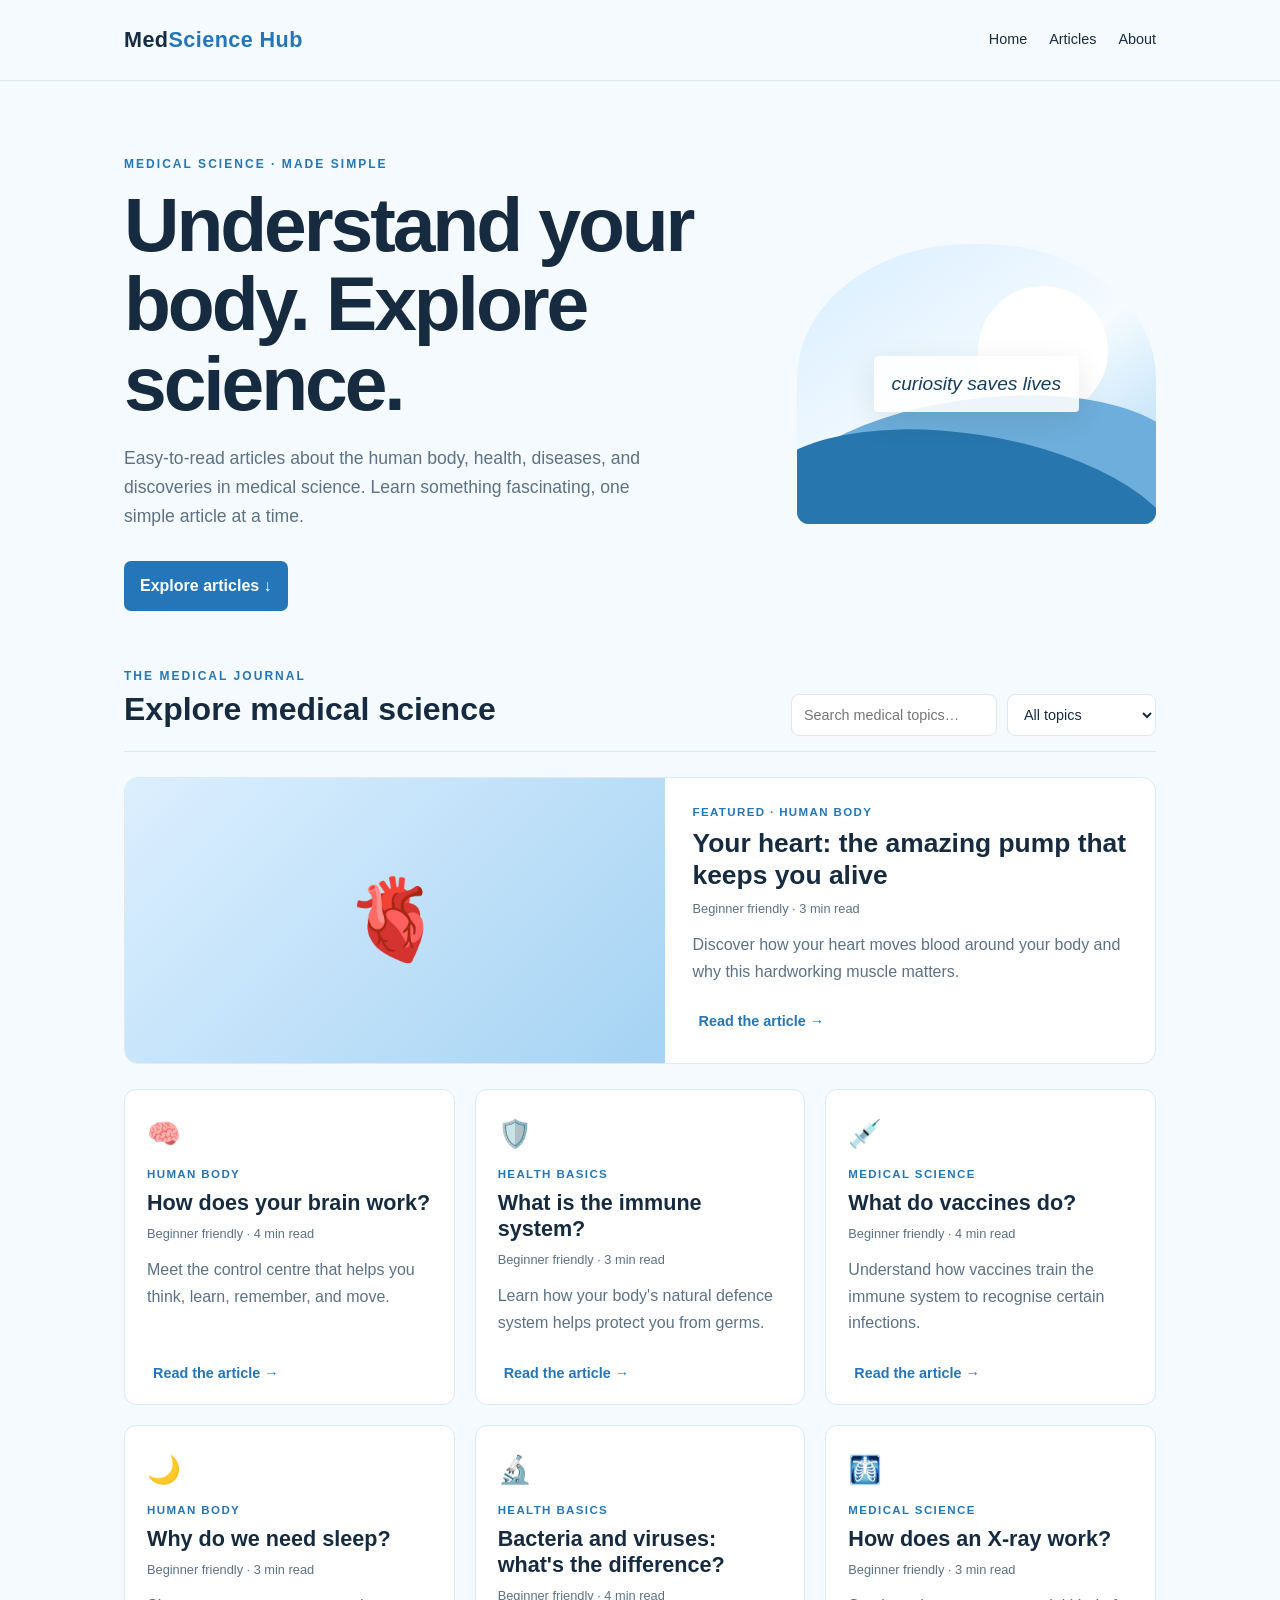
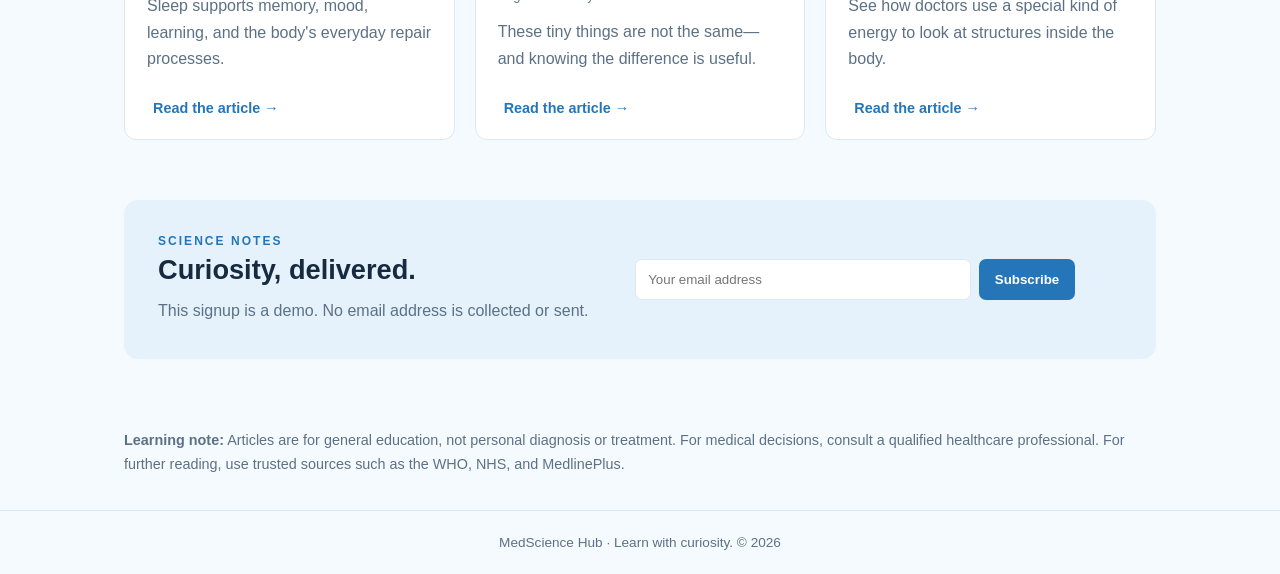
<file: index.html>
<!DOCTYPE html>
<html lang="en">
<head>
<meta charset="UTF-8" />
<meta name="viewport" content="width=device-width, initial-scale=1.0" />
<title>MedScience Hub — Medical Science Made Simple</title>
<style>
:root{color-scheme:light dark;--bg:light-dark(#f5faff,#101b29);--surface:light-dark(#ffffff,#172638);--text:light-dark(#172b40,#eef6ff);--muted:light-dark(#5c7185,#afc2d4);--accent:light-dark(#2476b8,#7fc5f4);--line:light-dark(#dce8f2,#2b4054)}
*{box-sizing:border-box}body{margin:0;background:var(--bg);color:var(--text);font-family:Arial,Helvetica,sans-serif;line-height:1.65}.site{min-height:100vh;background:var(--bg)}header{border-bottom:1px solid var(--line)}.nav{max-width:1080px;margin:auto;padding:22px 24px;display:flex;justify-content:space-between;align-items:center;gap:20px}.brand{font-size:1.35rem;font-weight:bold;letter-spacing:.02em}.brand span{color:var(--accent)}nav{display:flex;gap:22px;font-family:Arial,sans-serif;font-size:.9rem}a{color:inherit;text-decoration:none}a:hover{color:var(--accent)}.hero{max-width:1080px;margin:auto;padding:76px 24px 58px;display:grid;grid-template-columns:1.4fr .8fr;gap:44px;align-items:center}.eyebrow{font:700 .75rem Arial,sans-serif;letter-spacing:.17em;text-transform:uppercase;color:var(--accent)}h1{font-size:clamp(2.7rem,6vw,4.8rem);line-height:1.04;letter-spacing:-.04em;margin:14px 0 20px;max-width:650px}.hero p{font-size:1.1rem;color:var(--muted);max-width:520px}.hero-art{min-height:280px;border-radius:48% 48% 12px 12px;background:linear-gradient(145deg,#d8edff,#f5fbff 55%,#a9d6f5);display:grid;place-items:center;overflow:hidden;position:relative}.sun{width:130px;height:130px;border-radius:50%;background:#ffffff;position:absolute;top:42px;right:48px}.hill{position:absolute;bottom:-65px;width:120%;height:190px;border-radius:50% 50% 0 0;background:#6daedc;transform:rotate(-8deg)}.hill.two{bottom:-100px;left:-45px;background:#2876ae;transform:rotate(9deg)}.hero-note{position:relative;z-index:2;font-style:italic;font-size:1.2rem;color:#173e5d;background:#ffffffdf;padding:12px 18px;border-radius:4px;box-shadow:0 8px 30px #2637281c}.content{max-width:1080px;margin:auto;padding:0 24px 70px}.section-head{display:flex;align-items:end;justify-content:space-between;gap:20px;border-bottom:1px solid var(--line);padding-bottom:15px;margin-bottom:25px}.section-head h2{font-size:2rem;margin:0}.tools{display:flex;gap:10px;flex-wrap:wrap}.tools input,.tools select{font: .9rem Arial,sans-serif;border:1px solid var(--line);background:var(--surface);color:var(--text);padding:11px 12px;border-radius:8px}.featured{display:grid;grid-template-columns:1.1fr 1fr;background:var(--surface);border:1px solid var(--line);border-radius:14px;overflow:hidden;margin-bottom:25px}.featured-art{min-height:270px;background:linear-gradient(135deg,#dcefff,#a5d3f3);display:grid;place-items:center;font-size:5rem}.featured-copy{padding:28px;align-self:center}.tag{font:700 .72rem Arial,sans-serif;text-transform:uppercase;letter-spacing:.12em;color:var(--accent)}h3{font-size:1.65rem;line-height:1.2;margin:10px 0}.meta{font: .8rem Arial,sans-serif;color:var(--muted)}.featured-copy p,.post p{color:var(--muted)}.posts{display:grid;grid-template-columns:repeat(3,1fr);gap:20px}.post{border:1px solid var(--line);border-radius:12px;padding:22px;background:var(--surface);display:flex;flex-direction:column;min-height:240px}.post .emoji{font-size:1.7rem;margin-bottom:12px}.post h3{font-size:1.35rem}.read{margin-top:auto;padding-top:12px;color:var(--accent);font-family:Arial,sans-serif;font-size:.9rem;font-weight:bold;cursor:pointer;background:none;border:0;text-align:left}.empty{display:none;color:var(--muted);padding:25px 0}.subscribe{margin-top:60px;background:light-dark(#e5f2fc,#1c3044);padding:34px;border-radius:14px;display:flex;align-items:center;justify-content:space-between;gap:25px}.subscribe h2{margin:0 0 5px;font-size:1.7rem}.subscribe p{margin:0;color:var(--muted)}.subscribe form{display:flex;gap:8px;max-width:440px;width:100%}.subscribe input{min-width:0;flex:1;padding:12px;border:1px solid var(--line);border-radius:7px;background:var(--surface);color:var(--text)}.subscribe button,.primary{border:0;border-radius:7px;padding:12px 16px;background:var(--accent);color:light-dark(#fff,#182018);font-weight:bold;cursor:pointer}footer{border-top:1px solid var(--line);padding:24px;text-align:center;color:var(--muted);font: .85rem Arial,sans-serif}.modal{display:none;position:fixed;inset:0;background:#0009;z-index:5;padding:20px;align-items:center;justify-content:center}.modal.open{display:flex}.modal-box{background:var(--surface);max-width:620px;width:100%;padding:32px;border-radius:14px;max-height:85vh;overflow:auto}.modal-box h2{font-size:2rem;line-height:1.15}.close{float:right;background:none;border:1px solid var(--line);border-radius:50%;width:34px;height:34px;color:var(--text);cursor:pointer}.notice{font: .9rem Arial,sans-serif;color:var(--accent);margin-top:10px;min-height:1.3em}
@media(max-width:760px){.hero{grid-template-columns:1fr;padding-top:48px}.hero-art{min-height:220px}.featured{grid-template-columns:1fr}.featured-art{min-height:180px}.posts{grid-template-columns:1fr 1fr}.subscribe{align-items:flex-start;flex-direction:column}.section-head{align-items:flex-start;flex-direction:column}}@media(max-width:480px){nav{gap:12px}.nav{padding:18px}.posts{grid-template-columns:1fr}.hero,.content{padding-left:18px;padding-right:18px}.subscribe{padding:24px}.subscribe form{flex-direction:column}}
</style>
</head>
<body><div class="site">
<header><div class="nav"><a class="brand" href="#home">Med<span>Science Hub</span></a><nav><a href="#home">Home</a><a href="#journal">Articles</a><a href="#about">About</a></nav></div></header>
<main id="home"><section class="hero"><div><div class="eyebrow">MEDICAL SCIENCE · MADE SIMPLE</div><h1>Understand your body. Explore science.</h1><p>Easy-to-read articles about the human body, health, diseases, and discoveries in medical science. Learn something fascinating, one simple article at a time.</p><a class="primary" href="#journal" style="display:inline-block;margin-top:12px">Explore articles ↓</a></div><div class="hero-art" aria-label="Medical science illustration"><div class="sun"></div><div class="hill"></div><div class="hill two"></div><div class="hero-note">curiosity saves lives</div></div></section>
<section class="content" id="journal"><div class="section-head"><div><div class="eyebrow">THE MEDICAL JOURNAL</div><h2>Explore medical science</h2></div><div class="tools"><input id="search" type="search" placeholder="Search medical topics…" aria-label="Search posts"><select id="category" aria-label="Filter by category"><option value="all">All topics</option><option value="Human Body">Human body</option><option value="Health Basics">Health basics</option><option value="Medical Science">Medical science</option></select></div></div>
<article class="featured"><div class="featured-art" aria-hidden="true">🫀</div><div class="featured-copy"><div class="tag">Featured · Human body</div><h3>Your heart: the amazing pump that keeps you alive</h3><div class="meta">Beginner friendly · 3 min read</div><p>Discover how your heart moves blood around your body and why this hardworking muscle matters.</p><button class="read" data-post="0">Read the article →</button></div></article>
<div class="posts" id="posts">
<article class="post" data-category="Human Body" data-title="How does your brain work?"><div class="emoji">🧠</div><div class="tag">Human body</div><h3>How does your brain work?</h3><div class="meta">Beginner friendly · 4 min read</div><p>Meet the control centre that helps you think, learn, remember, and move.</p><button class="read" data-post="1">Read the article →</button></article>
<article class="post" data-category="Health Basics" data-title="What is the immune system?"><div class="emoji">🛡️</div><div class="tag">Health basics</div><h3>What is the immune system?</h3><div class="meta">Beginner friendly · 3 min read</div><p>Learn how your body's natural defence system helps protect you from germs.</p><button class="read" data-post="2">Read the article →</button></article>
<article class="post" data-category="Medical Science" data-title="What do vaccines do?"><div class="emoji">💉</div><div class="tag">Medical science</div><h3>What do vaccines do?</h3><div class="meta">Beginner friendly · 4 min read</div><p>Understand how vaccines train the immune system to recognise certain infections.</p><button class="read" data-post="3">Read the article →</button></article>
<article class="post" data-category="Human Body" data-title="Why do we need sleep?"><div class="emoji">🌙</div><div class="tag">Human body</div><h3>Why do we need sleep?</h3><div class="meta">Beginner friendly · 3 min read</div><p>Sleep supports memory, mood, learning, and the body's everyday repair processes.</p><button class="read" data-post="4">Read the article →</button></article>
<article class="post" data-category="Health Basics" data-title="Bacteria and viruses: what is the difference?"><div class="emoji">🔬</div><div class="tag">Health basics</div><h3>Bacteria and viruses: what's the difference?</h3><div class="meta">Beginner friendly · 4 min read</div><p>These tiny things are not the same—and knowing the difference is useful.</p><button class="read" data-post="5">Read the article →</button></article>
<article class="post" data-category="Medical Science" data-title="How does an X-ray work?"><div class="emoji">🩻</div><div class="tag">Medical science</div><h3>How does an X-ray work?</h3><div class="meta">Beginner friendly · 3 min read</div><p>See how doctors use a special kind of energy to look at structures inside the body.</p><button class="read" data-post="6">Read the article →</button></article>
</div><p class="empty" id="empty">No articles found. Try another search or topic.</p>
<section class="subscribe" id="about"><div><div class="eyebrow">SCIENCE NOTES</div><h2>Curiosity, delivered.</h2><p>This signup is a demo. No email address is collected or sent.</p></div><form id="subscribeForm"><input type="email" id="email" placeholder="Your email address" required aria-label="Your email address"><button type="submit">Subscribe</button></form><div class="notice" id="notice" aria-live="polite"></div></section>
</section><section style="max-width:1080px;margin:0 auto;padding:0 24px 34px;color:var(--muted);font-size:.9rem"><strong>Learning note:</strong> Articles are for general education, not personal diagnosis or treatment. For medical decisions, consult a qualified healthcare professional. For further reading, use trusted sources such as the WHO, NHS, and MedlinePlus.</section></main><footer>MedScience Hub · Learn with curiosity. © 2026</footer>
<div class="modal" id="modal" role="dialog" aria-modal="true" aria-labelledby="modalTitle"><div class="modal-box"><button class="close" id="close" aria-label="Close story">×</button><div class="tag" id="modalTag">Journal</div><h2 id="modalTitle"></h2><div class="meta" id="modalMeta"></div><p id="modalBody"></p></div></div>
</div>
<script>
const stories=[
{title:'Your heart: the amazing pump that keeps you alive',category:'Human body',date:'Beginner friendly · 3 min read',body:'Your heart is a strong muscle that works like a pump. It pushes blood through a network of blood vessels so oxygen and nutrients can reach different parts of your body. Blood also carries waste products away to be processed. Your heart beats automatically, day and night. Regular movement, enough sleep, and following health advice can help support heart health. This is a simple overview, not a way to diagnose a heart problem.'},
{title:'How does your brain work?',category:'Human body',date:'Beginner friendly · 4 min read',body:'Your brain is the control centre of your nervous system. Billions of nerve cells communicate using electrical and chemical signals. Different areas help with movement, language, memory, emotions, and the senses, and they work together. The brain keeps learning as you practise and experience new things. Scientists are still discovering how many of its complex processes fit together.'},
{title:'What is the immune system?',category:'Health basics',date:'Beginner friendly · 3 min read',body:'The immune system is your body’s defence network. It includes cells, tissues, and organs that help recognise and respond to harmful germs. Skin and mucus provide useful first barriers, while specialised immune cells help fight infections. Sleep, balanced nutrition, vaccination when recommended, and handwashing can support protection. No single habit prevents every illness, and medical advice matters when you are unwell.'},
{title:'What do vaccines do?',category:'Medical science',date:'Beginner friendly · 4 min read',body:'Vaccines help train the immune system to recognise a particular germ or part of it. If the body meets that germ later, the immune system may respond faster and help prevent severe illness. Different vaccines work in different ways, and protection can vary by vaccine and person. Recommendations depend on age, health, and location, so check guidance from a qualified healthcare professional or public health authority.'},
{title:'Why do we need sleep?',category:'Human body',date:'Beginner friendly · 3 min read',body:'Sleep is an active process, not simply a time when the body switches off. It supports learning, memory, mood, attention, and many normal body functions. During sleep, the brain moves through different stages, which repeat through the night. Sleep needs change with age. A regular routine and a comfortable, quiet sleep environment can help, but ongoing sleep problems are worth discussing with a healthcare professional.'},
{title:'Bacteria and viruses: what is the difference?',category:'Health basics',date:'Beginner friendly · 4 min read',body:'Bacteria are tiny living single-celled organisms; many are harmless or helpful, while some can cause disease. Viruses are much smaller infectious agents that need host cells to make more copies of themselves. Some infections can be treated with specific medicines, but antibiotics work against bacteria—not viruses. The right treatment depends on the cause, so avoid taking antibiotics without advice from a healthcare professional.'},
{title:'How does an X-ray work?',category:'Medical science',date:'Beginner friendly · 3 min read',body:'An X-ray uses a small amount of high-energy radiation to create pictures of structures inside the body. Different tissues absorb X-rays differently, which helps bones and some other structures appear with contrast in the image. Clinicians use X-rays for specific medical questions and consider the benefits and risks before ordering them. Tell your healthcare team if you may be pregnant before an X-ray examination.'}]

const modal=document.getElementById('modal');function openStory(i){const s=stories[i];document.getElementById('modalTitle').textContent=s.title;document.getElementById('modalTag').textContent=s.category;document.getElementById('modalMeta').textContent=s.date;document.getElementById('modalBody').textContent=s.body;modal.classList.add('open')}document.querySelectorAll('[data-post]').forEach(b=>b.addEventListener('click',()=>openStory(Number(b.dataset.post))));document.getElementById('close').addEventListener('click',()=>modal.classList.remove('open'));modal.addEventListener('click',e=>{if(e.target===modal)modal.classList.remove('open')});document.addEventListener('keydown',e=>{if(e.key==='Escape')modal.classList.remove('open')});
function filterPosts(){const q=document.getElementById('search').value.toLowerCase().trim(),c=document.getElementById('category').value;let count=0;document.querySelectorAll('.post').forEach(p=>{const match=(p.dataset.title+' '+p.textContent).toLowerCase().includes(q)&&(c==='all'||p.dataset.category===c);p.style.display=match?'flex':'none';if(match)count++});document.getElementById('empty').style.display=count?'none':'block'}document.getElementById('search').addEventListener('input',filterPosts);document.getElementById('category').addEventListener('change',filterPosts);
document.getElementById('subscribeForm').addEventListener('submit',e=>{e.preventDefault();document.getElementById('notice').textContent='Thanks for your interest! This demo does not collect or send email addresses.';document.getElementById('email').value=''});
</script></body></html>
</file>
